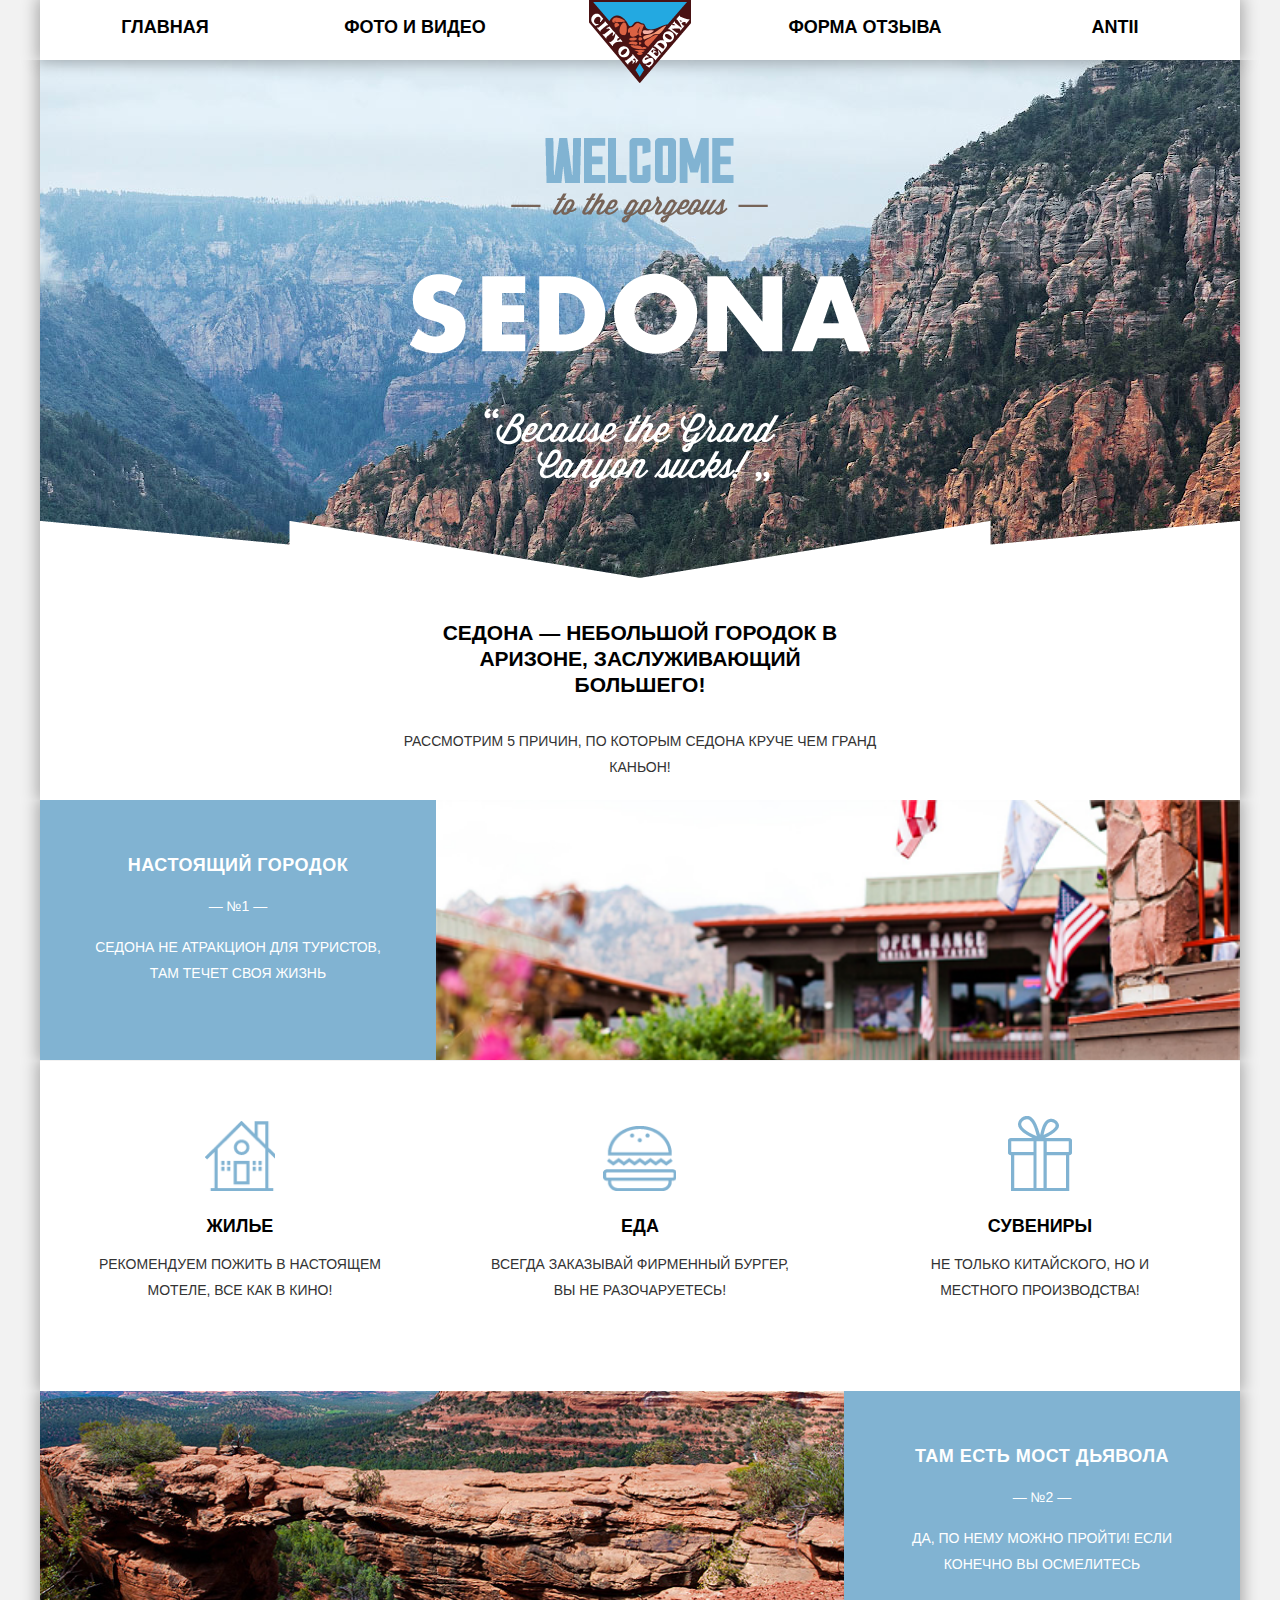
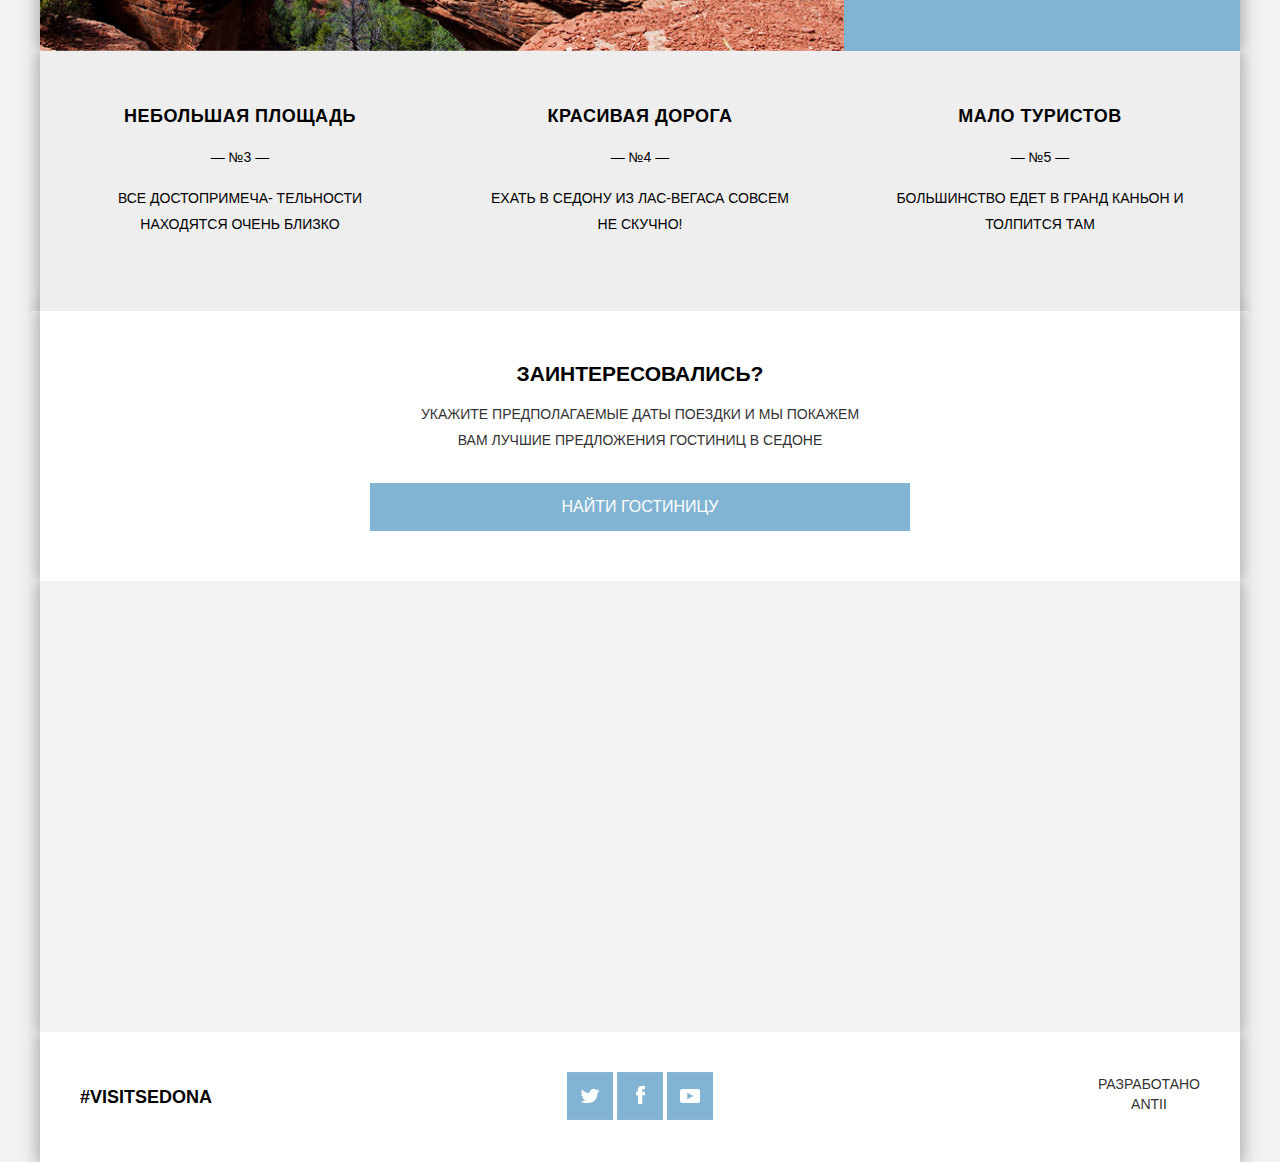
<file: index.html>
<!DOCTYPE html>
<html lang="en">
<head>
    <meta charset="UTF-8">
    <title>Sedona</title>
    <link rel="stylesheet" href="css/style.css">
</head>
<body>
<header class="nav">
    <div class="container">
    <a class="nav__cross"></a>
    <ul class="nav-list">
            <li class="nav-list__nav-element nav-list__nav-element--left"><a href="index.html"><span>Главная</span></a></li>
            <li class="nav-list__nav-element nav-list__nav-element--left"><a href="photo.html"><span>Фото И Видео</span></a></li>
            <li class="nav-list__nav-element nav-list__nav-element--right"><a href="https://github.com/4antii"><span>ANTII</span></a></li>
            <li class="nav-list__nav-element nav-list__nav-element--right"><a href="form.html"><span>Форма отзыва</span></a></li>
        </ul>
        <a class="nav-list__burger"></a>
        <img class="nav__centred-icon" src="images/logotyle-mobile.png" alt="">
    </div>
</header>

<section class="entry-banner">
    <div class="container">
        <div  class="entry-banner__image"></div>
        <h1 class="entry-banner__header">Седона — небольшой городок в Аризоне,
            заслуживающий большего!</h1>
        <h2 class="entry-banner__subheader">Рассмотрим 5 причин, по которым Седона круче чем гранд каньон!</h2>
    </div>
</section>

<section class="solo-feature">
    <div class="container-banner">
        <div class="feature">
            <h1>НАСТОЯЩИЙ ГОРОДОК</h1>
            <p>— №1 —</p>
            <p>СЕДОНА НЕ АТРАКЦИОН ДЛЯ ТУРИСТОВ, ТАМ ТЕЧЕТ СВОЯ ЖИЗНЬ</p>
        </div>
        <div class="solo-feature__image"></div>
    </div>
</section>

<section class="advertisement">
    <div class="advertisement-container">
        <div class="pros">
            <div class="pros__house-image"></div>
            <h1 class="pros__header">Жилье</h1>
            <h2 class="pros__subheader">Рекомендуем пожить в настоящем мотеле, все как в кино!</h2>
        </div>
        <div class="pros">
            <div class="pros__food-image" ></div>
            <h1 class="pros__header">Еда</h1>
            <h2 class="pros__subheader">Всегда заказывай ФИРМЕННЫЙ БУРГЕР, Вы НЕ разочаруетесь!</h2>
        </div>
        <div class="pros">
            <div class="pros__present-image" ></div>
            <h1 class="pros__header">СУВЕНИРЫ</h1>
            <h2 class="pros__subheader">Не только китайского, но и местного производства!</h2>
        </div>
    </div>
</section>

<section class="solo-feature">
    <div class="container">
        <div class="feature feature--right">
            <h1>ТАМ ЕСТЬ Мост дьявола</h1>
            <p>— №2 —</p>
            <p>Да, по нему можно пройти! Если конечно вы осмелитесь</p>
        </div>
        <div class="solo-feature__image solo-feature__image--right solo-feature__image--bridge"></div>
    </div>
</section>

<section class="multiple-features">
        <div class="container">
            <div class="feature feature--fix-width feature--grey">
                <h1 class="feature__black-text">НЕБОЛЬШАЯ ПЛОЩАДЬ</h1>
                <p class="feature__black-text">— №3 —</p>
                <p class="feature__black-text">ВСЕ достопримеча- тельности находятся очень близко</p>
            </div>
            <div class="feature feature--fix-width feature--grey">
                <h1 class="feature__black-text">КРАСИВАЯ ДОРОГА</h1>
                <p class="feature__black-text"> — №4 —</p>
                <p class="feature__black-text">ЕХАТЬ В СЕДОНУ ИЗ ЛАС-ВЕГАСА совсем НЕ СКУЧНО!</p>
            </div>
            <div class="feature feature--fix-width feature--grey">
                <h1 class="feature__black-text">МАЛО ТУРИСТОВ</h1>
                <p class="feature__black-text">— №5 —</p>
                <p class="feature__black-text">Большинство едет в гранд каньон и толпится там</p>
            </div>
        </div>
</section>

<section class="find-hotel">
    <div class="conteiner-find">
        <h1 class="find-hotel__header">ЗАИНТЕРЕСОВАЛИСЬ?</h1>
        <h2 class="find-hotel__subheader">Укажите предполагаемые даты поездки и мы покажем вам лучшие предложения гостиниц в седоне</h2>
        <a href="#" class="find-hotel__find-link">НАЙТИ гостиницу</a>
    </div>
</section>
<div class="map">
    <div class="container-map">
        <iframe src="https://www.google.com/maps/embed?pb=!1m18!1m12!1m3!1d4977461.244723673!2d-115.73814264237211!3d34.34183796898862!2m3!1f0!2f0!3f0!3m2!1i1024!2i768!4f13.1!3m3!1m2!1s0x872da132f942b00d%3A0x5548c523fa6c8efd!2z0KHQtdC00L7QvdCwLCDQkNGA0LjQt9C-0L3QsCA4NjMzNiwg0KHQqNCQ!5e0!3m2!1sru!2sru!4v1522649350000" width="600" height="450" frameborder="0" style="border:none" allowfullscreen></iframe>
    </div>
</div>
<footer class="footer">
    <div class="container-footer">
        <h1 class="footer__header">#VISITSEDONA</h1>
        <div class="footer__social">
            <a class="footer__social-link footer__social-link--twitter" href="#"></a>
            <a class="footer__social-link footer__social-link--facebook" href="#"></a>
            <a class="footer__social-link footer__social-link--youtube" href="#"></a>
        </div>
        <h2 class="footer__subheader">Разработано <br> ANTII</h2>
    </div>
</footer>
</body>
<script src="https://code.jquery.com/jquery-3.3.1.min.js"></script>
<script src="./scripts/burger.js"></script>
</html>
</file>
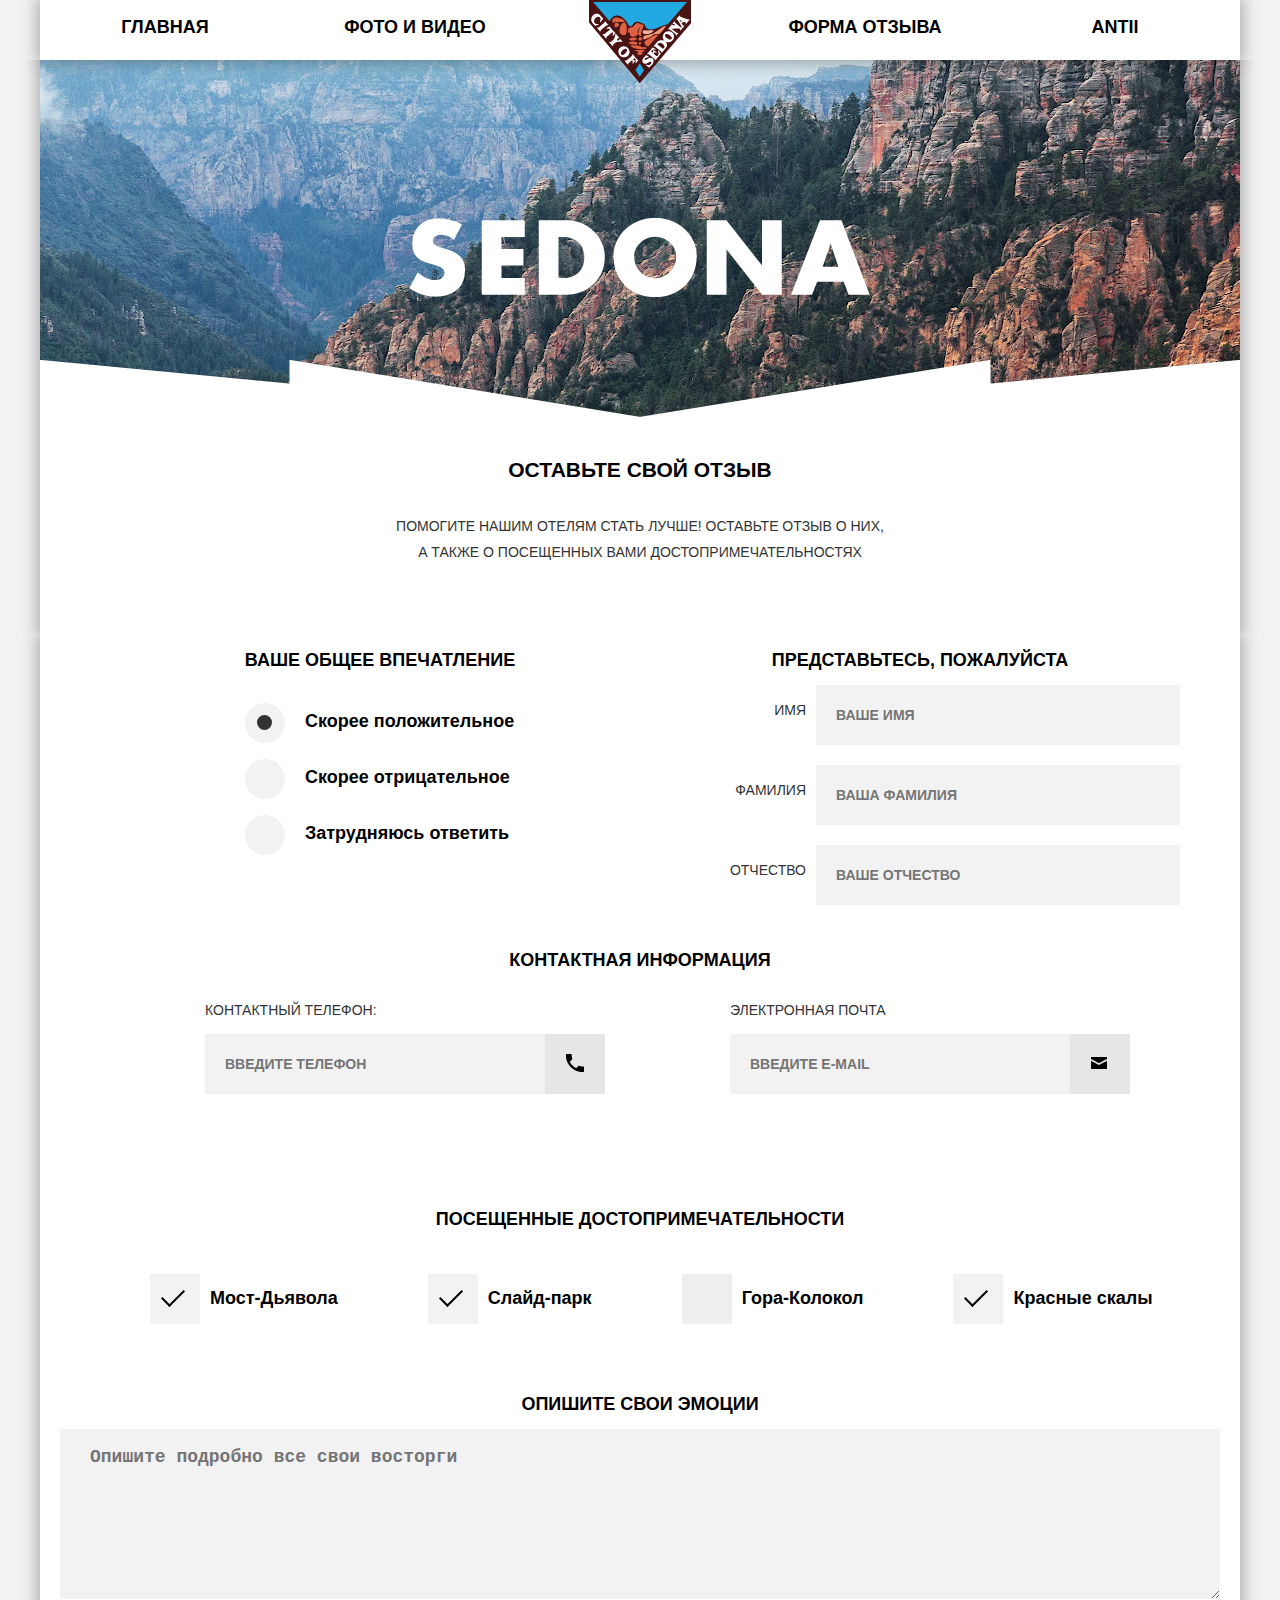
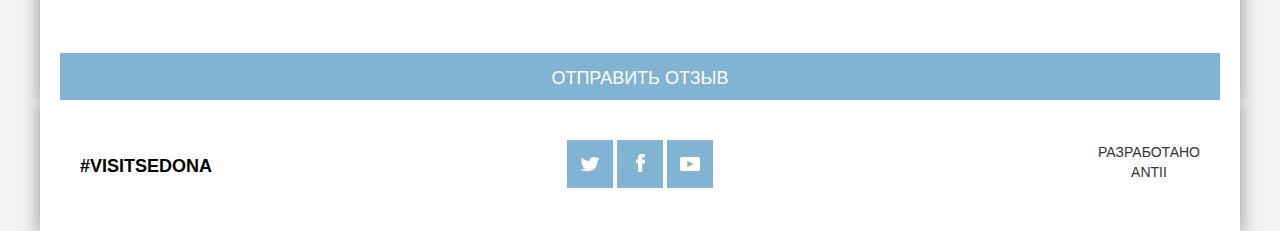
<file: form.html>
<!DOCTYPE html>
<html lang="en">
<head>
    <meta charset="UTF-8">
    <title>Title</title>
    <link rel="stylesheet" href="css/style.css">
</head>
<body>
<header class="nav">
    <div class="container">
        <a class="nav__cross"></a>
        <ul class="nav-list">
            <li class="nav-list__nav-element nav-list__nav-element--left"><a href="index.html"><span>Главная</span></a></li>
            <li class="nav-list__nav-element nav-list__nav-element--left"><a href="photo.html"><span>Фото И Видео</span></a></li>
            <li class="nav-list__nav-element nav-list__nav-element--right"><a href="https://github.com/4antii"><span>ANTII</span></a></li>
            <li class="nav-list__nav-element nav-list__nav-element--right"><a href="form.html"><span>Форма отзыва</span></a></li>
        </ul>
        <a class="nav-list__burger"></a>
        <img class="nav__centred-icon" src="images/logotyle-mobile.png" alt="">
    </div>
</header>
<section class="entry-banner">
    <div class="container container--padding-bottom">
        <div  class="entry-banner__image entry-banner__image--photogallery"></div>
        <h1 class="entry-banner__header">Оставьте свой отзыв</h1>
        <h2 class="entry-banner__subheader">Помогите нашим отелям стать лучше! оставьте отзыв о них, а также о посещенных вами достопримечательностях</h2>
    </div>
</section>
<form action="">
    <div class="container-form">
        <section class="fio">
            <h1 class="form__h1">Представьтесь, пожалуйста</h1>
            <div class="fio__input">
                <input class="typical-input" type="text" placeholder="Ваше имя">
                <span class="form__info-text form__info-text--float-right">Имя</span>
            </div>
            <div class="fio__input">
                <input class="typical-input" type="text" placeholder="Ваша фамилия">
                <span class="form__info-text form__info-text--float-right">Фамилия</span>
            </div>
            <div class="fio__input">
                <input class="typical-input" type="text" placeholder="Ваше отчество">
                <span class="form__info-text form__info-text--float-right">Отчество</span>
            </div>
        </section>

        <section class="contact">
            <h1 class="form__h1">Контактная информация</h1>
            <div class="desktop-left">
                <h2 class="form__info-text">Контактный телефон:</h2>
                <div class="phone">
                    <input type="text" class="typical-input typical-input--without-float typical-input--phone" placeholder="Введите телефон">
                </div>
            </div>
            <div class="desktop-right">
                <h2 class="form__info-text ">Электронная почта</h2>
                <div class="mail">
                    <input type="text" class="typical-input typical-input--without-float typical-input--mail" placeholder="Введите e-mail">
                </div>
            </div>
        </section>

        <section class="radios">
            <h1 class="form__h1 form__h1--tablet">Ваше общее впечатление</h1>
            <div class="radios-wrapper">
                <label class="radio-container"><span class="form__h1 form__h1--not-upper">Скорее положительное</span>
                    <input type="radio" checked="checked" name="radio">
                    <span class="checkmark"></span>
                </label>
                <label class="radio-container"><span class="form__h1 form__h1--not-upper">Скорее отрицательное</span>
                    <input type="radio" name="radio">
                    <span class="checkmark"></span>
                </label>
                <label class="radio-container"><span class="form__h1 form__h1--not-upper">Затрудняюсь ответить</span>
                    <input type="radio" name="radio">
                    <span class="checkmark"></span>
                </label>
            </div>
        </section>

        <section class="checkboxes">
            <h1 class="form__h1">Посещенные достопримечательности</h1>
            <label class="container-checkbox"><span class="form__h1 form__h1--not-upper">Мост-Дьявола</span>
                <input type="checkbox" checked="checked">
                <span class="checkmark-checkbox"></span>
            </label>
            <label class="container-checkbox"><span class="form__h1 form__h1--not-upper">Слайд-парк</span>
                <input type="checkbox" checked="checked">
                <span class="checkmark-checkbox"></span>
            </label>
            <label class="container-checkbox"><span class="form__h1 form__h1--not-upper">Гора-Колокол</span>
                <input type="checkbox">
                <span class="checkmark-checkbox"></span>
            </label>
            <label class="container-checkbox"><span class="form__h1 form__h1--not-upper">Красные скалы</span>
                <input type="checkbox" checked="checked">
                <span class="checkmark-checkbox"></span>
            </label>
        </section>

        <section class="review">
            <h1 class="form__h1">Опишите свои эмоции</h1>
            <textarea placeholder="Опишите подробно все свои восторги"></textarea>
            <button class="submit-button">Отправить отзыв</button>
        </section>
    </div>
</form>
<footer class="footer">
    <div class="container-footer">
        <h1 class="footer__header">#VISITSEDONA</h1>
        <div class="footer__social">
            <a class="footer__social-link footer__social-link--twitter" href="#"></a>
            <a class="footer__social-link footer__social-link--facebook" href="#"></a>
            <a class="footer__social-link footer__social-link--youtube" href="#"></a>
        </div>
        <h2 class="footer__subheader">Разработано <br> ANTII</h2>
    </div>
</footer>
</body>
</html>
</file>
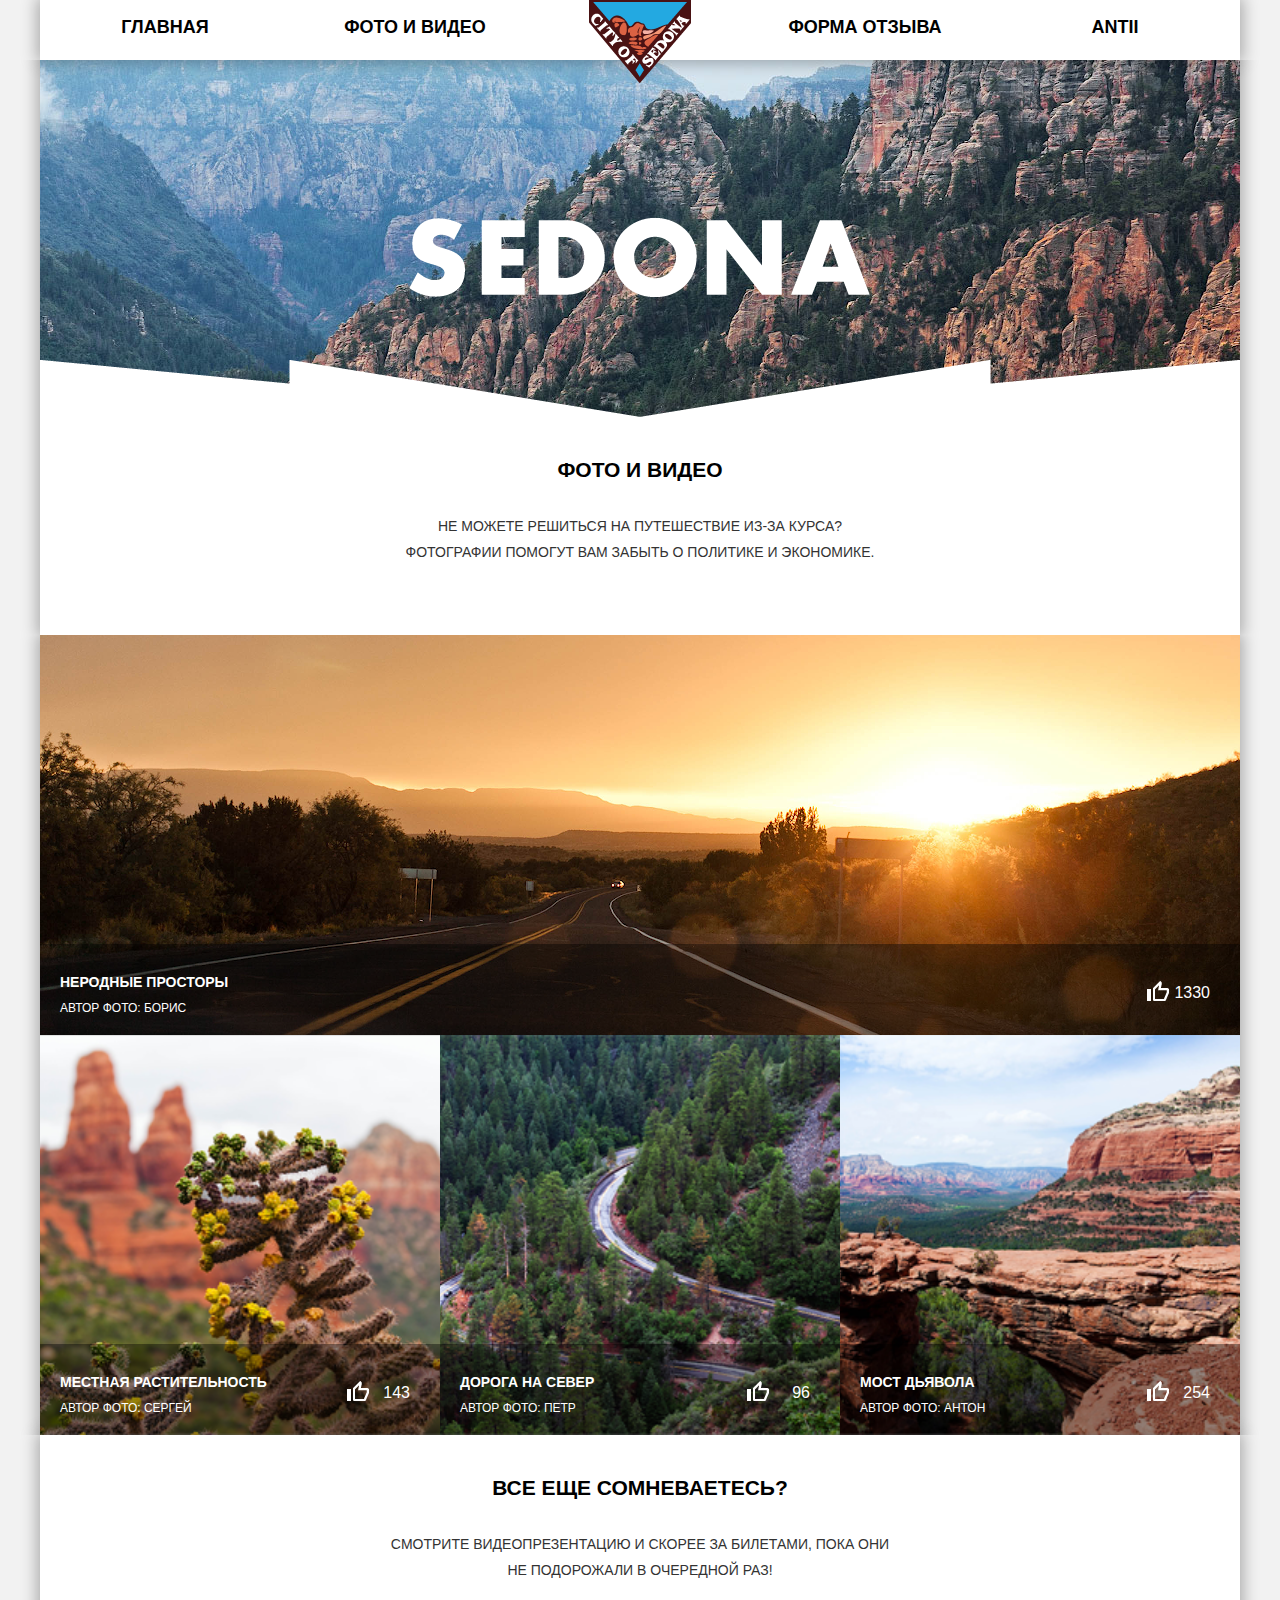
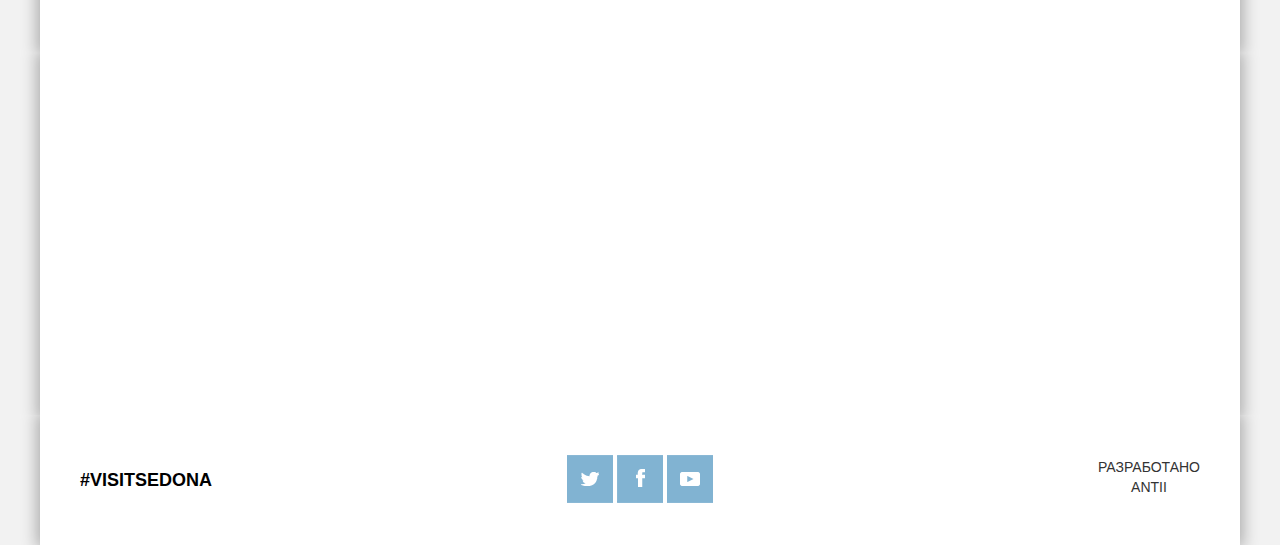
<file: photo.html>
<!DOCTYPE html>
<html lang="en">
<head>
    <meta charset="UTF-8">
    <title>Title</title>
    <link rel="stylesheet" href="css/style.css">
</head>
<body>
<header class="nav">
    <div class="container">
        <a class="nav__cross"></a>
        <ul class="nav-list">
            <li class="nav-list__nav-element nav-list__nav-element--left"><a href="index.html"><span>Главная</span></a></li>
            <li class="nav-list__nav-element nav-list__nav-element--left"><a href="photo.html"><span>Фото И Видео</span></a></li>
            <li class="nav-list__nav-element nav-list__nav-element--right"><a href="https://github.com/4antii"><span>ANTII</span></a></li>
            <li class="nav-list__nav-element nav-list__nav-element--right"><a href="form.html"><span>Форма отзыва</span></a></li>
        </ul>
        <a class="nav-list__burger"></a>
        <img class="nav__centred-icon" src="images/logotyle-mobile.png" alt="">
    </div>
</header>


<section class="entry-banner">
    <div class="container container--padding-bottom">
        <div  class="entry-banner__image entry-banner__image--photogallery"></div>
        <h1 class="entry-banner__header">Фото и видео</h1>
        <h2 class="entry-banner__subheader">Не можете решиться на путешествие из-за курса?
            Фотографии помогут вам забыть о политике и экономике.</h2>
    </div>
</section>

<section class="photogallery">
    <div class="container-photos">
        <div class="photo-card photo-card--large">
            <div class="photo-card__photo--sunshine"></div>
            <div class="photo-card__info">
                <h1>Неродные просторы</h1>
                <h2>Автор фото: Борис</h2>
                <span class="photo-card__like">1330</span>
            </div>
        </div>
        <div class="photo-card">
            <div class="photo-card__small-photo photo-card__small-photo--cactus"></div>
            <div class="photo-card__info">
                <h1>Местная растительность</h1>
                <h2>Автор фото: Сергей</h2>
                <span class="photo-card__like">143</span>
            </div>
        </div>
        <div class="photo-card">
            <div class="photo-card__small-photo photo-card__small-photo--road"></div>
                <div class="photo-card__info">
                    <h1>Дорога на север</h1>
                    <h2>Автор фото: Петр</h2>
                    <span class="photo-card__like">96</span>
                </div>
            </div>

        <div class="photo-card">
            <div class="photo-card__small-photo photo-card__small-photo--bridge"></div>
                <div class="photo-card__info">
                    <h1>Мост дьявола</h1>
                    <h2>Автор фото: Антон</h2>
                    <span class="photo-card__like">254</span>
                </div>
            </div>
        </div>
    </div>
</section>

<section class="entry-banner">
    <div class="container container--padding-bottom">
        <h1 class="entry-banner__header">Все еще сомневаетесь?</h1>
        <h2 class="entry-banner__subheader">Cмотрите видеопрезентацию и скорее за билетами, пока они не подорожали в очередной раз!</h2>
    </div>
</section>

<div class="video">
    <div class="container-video">
        <iframe width="560" height="315" src="https://www.youtube.com/embed/DXhddzYCx0o" frameborder="0" allow="autoplay; encrypted-media" allowfullscreen></iframe>
    </div>
</div>

<footer class="footer">
    <div class="container-footer">
        <h1 class="footer__header">#VISITSEDONA</h1>
        <div class="footer__social">
            <a class="footer__social-link footer__social-link--twitter" href="#"></a>
            <a class="footer__social-link footer__social-link--facebook" href="#"></a>
            <a class="footer__social-link footer__social-link--youtube" href="#"></a>
        </div>
        <h2 class="footer__subheader">Разработано <br> ANTII</h2>
    </div>
</footer>
</body>
</html>
</file>
<file: css/style.css>
.entry-banner__header, .feature h1, .feature__black-text, .pros h1, .find-hotel__header, .footer__header, .photo-card__info h1, .typical-input, .form__h1, textarea, .submit-button {
  color: #000000;
  font-size: 18px;
  text-transform: uppercase;
  line-height: 26px; }

.entry-banner__subheader, .feature p, .pros h2, .find-hotel__subheader, .footer__subheader, .photo-card__info h2, .form__info-text {
  color: #333333;
  font-size: 14px;
  text-transform: uppercase;
  line-height: 26px;
  font-weight: normal; }

.nav {
  position: relative; }

.nav--opened {
  margin-top: 200px; }

.nav__cross {
  display: block;
  width: 23px;
  height: 22px;
  position: absolute;
  right: 20px;
  top: -187px;
  background: url("/images/icon-cross.png");
  z-index: 20;
  cursor: pointer; }

.nav-list {
  list-style: none;
  font-size: 18px;
  margin: 0 auto;
  padding: 0;
  height: auto;
  position: relative;
  min-height: 60px; }

.nav-list__burger {
  background: url("../images/burger.svg");
  position: absolute;
  display: block;
  right: 15px;
  top: 8px;
  width: 30px;
  height: 30px;
  cursor: pointer; }

.nav__centred-icon {
  position: absolute;
  height: 83px;
  width: 102px;
  top: 0;
  left: 50%;
  margin-left: -51px; }

.nav-list__nav-element {
  display: none; }

.nav-list__nav-element--open {
  display: block;
  width: 100%;
  background: #81b3d2;
  text-align: center;
  position: absolute;
  height: 50px;
  top: 0;
  padding-top: 13px;
  box-sizing: border-box;
  cursor: pointer;
  border-bottom: solid 1px #678fa8;
  border-top: solid 1px #9ac2db; }

.nav-list__nav-element--open:nth-child(1n) {
  top: -200px; }

.nav-list__nav-element--open:nth-child(2n) {
  top: -150px; }

.nav-list__nav-element--open:nth-child(3n) {
  top: -100px; }

.nav-list__nav-element--open:nth-child(4n) {
  top: -50px; }

.nav-list__nav-element--open:hover {
  background: #669ec0; }

.nav-list__nav-element--open a {
  color: #ffffff;
  text-decoration: none;
  text-transform: uppercase; }

@media (min-width: 768px) {
  .nav-list__burger {
    display: none; }
  .nav--opened {
    margin-top: 0; }
  .nav-list__nav-element {
    display: inline-block;
    position: static;
    padding-top: 17px;
    width: 165px;
    text-align: center; }
  .nav-list__nav-element--open {
    display: inline-block;
    position: static;
    padding-top: 17px;
    padding-right: 5%;
    padding-left: 5%;
    width: auto;
    background: #ffffff;
    border: none; }
  .nav-list__nav-element a {
    text-decoration: none;
    color: #000000;
    font-weight: bold;
    text-transform: uppercase; }
  .nav-list__nav-element a :hover {
    color: #81b3d2; }
  .nav-list__nav-element--left {
    float: left; }
  .nav-list__nav-element--right {
    float: right; } }

@media (min-width: 1200px) {
  .nav {
    background: #f2f2f2; }
  .container {
    width: 1200px;
    margin: 0 auto;
    background: #ffffff;
    box-shadow: 0px 0px 15px 3px rgba(0, 0, 0, 0.3); }
  .nav-list__nav-element {
    width: 250px; } }

.entry-banner__image {
  background: url("/images/desktop-new.png") top center no-repeat;
  height: 520px;
  width: 100%;
  min-width: 300px;
  border: none; }

.entry-banner__header {
  width: 270px;
  margin: 0 auto;
  text-align: center;
  margin-top: 40px; }

.img {
  border: none; }

.entry-banner__subheader {
  width: 270px;
  margin: 0 auto;
  text-align: center;
  margin-top: 30px;
  margin-bottom: 20px; }

@media (min-width: 768px) {
  .entry-banner__header {
    width: 450px;
    font-size: 21px; }
  .entry-banner__subheader {
    width: 500px; } }

@media (min-width: 1200px) {
  .entry-banner {
    background: #f2f2f2; }
  .container-banner {
    width: 1200px;
    margin: 0 auto;
    padding-bottom: 1px;
    box-shadow: 0px 0px 15px 3px rgba(0, 0, 0, 0.3); }
    .container-banner:before, .container-banner:after {
      content: "";
      display: table; }
    .container-banner:after {
      clear: both; }
  .entry-banner__image {
    width: 1200px; } }

.solo-feature {
  width: 100%;
  background: #81b3d2;
  position: relative; }
  .solo-feature:before, .solo-feature:after {
    content: "";
    display: table; }
  .solo-feature:after {
    clear: both; }

.feature {
  width: 100%;
  color: #ffffff;
  margin: 0 auto;
  text-align: center;
  float: left;
  background: #81b3d2;
  padding-top: 40px;
  padding-bottom: 40px; }

.feature h1 {
  color: #ffffff;
  letter-spacing: 0.5px; }

.feature p {
  color: #ffffff;
  margin-top: 15px; }

.solo-feature__image {
  display: block;
  background: url("/images/photo-city.png") no-repeat center top;
  background-size: cover;
  width: 100%;
  height: 260px;
  float: left; }

.feature--grey {
  background: #eeeeee; }

.feature__black-text {
  color: #000000; }

.feature--grey h1 {
  color: #000000; }

.feature--grey p {
  color: #000000; }

.multiple-features {
  background: #f2f2f2; }

.solo-feature__image--right {
  float: right;
  background: url("/images/photo-bridge.png") no-repeat center top;
  background-size: cover;
  width: 100%;
  height: 260px; }

.multiple-features:before, .multiple-features:after {
  content: "";
  display: table; }

.multiple-features:after {
  clear: both; }

@media (min-width: 768px) {
  .feature {
    width: 33%;
    margin-left: 0;
    margin-right: 0;
    padding-left: 40px;
    padding-right: 40px;
    box-sizing: border-box;
    height: 260px; }
  .feature--fix-width {
    width: 33.3333333%; }
  .solo-feature__image {
    float: left;
    width: 67%;
    display: block; }
  .solo-feature__image--right {
    float: right;
    background: url("/images/photo-bridge.png") no-repeat center top;
    background-size: cover;
    width: 67%;
    height: 260px; }
  .feature--right {
    float: right; } }

@media (min-width: 1200px) {
  .solo-feature {
    background: #f2f2f2;
    overflow: hidden; }
  .container {
    width: 1200px;
    margin: 0 auto; }
    .container:before, .container:after {
      content: "";
      display: table; }
    .container:after {
      clear: both; } }

.advertisement {
  height: 420px;
  padding-top: 10px;
  padding-bottom: 35px; }

.pros {
  width: 280px;
  height: 120px;
  margin: 0 auto;
  position: relative; }

.pros__house-image {
  background: url("/images/icon-house.svg.png") no-repeat;
  width: 40px;
  height: 40px;
  background-size: cover;
  position: absolute;
  left: 0;
  top: 0; }

.pros__food-image {
  background: url("/images/icon-burger.svg.png") no-repeat;
  width: 40px;
  height: 35px;
  background-size: cover;
  position: absolute;
  left: 0;
  top: 0; }

.pros__present-image {
  background: url("/images/icon-gift.svg.png") no-repeat;
  width: 40px;
  height: 46px;
  background-size: cover;
  position: absolute;
  left: 0;
  top: 0; }

.pros h1 {
  margin-left: 50px;
  padding-top: 10px; }

.pros h2 {
  width: 235px;
  margin-left: 50px; }

@media (min-width: 768px) {
  .advertisement {
    height: 320px;
    padding: 0;
    padding-bottom: 10px; }
  .pros__house-image {
    width: 70px;
    height: 70px;
    margin: 0 auto;
    display: block;
    position: static;
    margin-top: 60px; }
  .pros__food-image {
    width: 73px;
    height: 65px;
    margin: 0 auto;
    display: block;
    position: static;
    margin-top: 65px; }
  .pros__present-image {
    width: 64px;
    height: 75px;
    margin: 0 auto;
    display: block;
    position: static;
    margin-top: 55px; }
  .pros {
    width: 33.3333%;
    float: left;
    height: 330px; }
  .pros h1 {
    text-align: center;
    margin-left: 0; }
  .pros h2 {
    text-align: center;
    margin-left: 0;
    width: auto;
    padding: 0 50px; } }

@media (min-width: 1200px) {
  .advertisement {
    background: #f2f2f2; }
  .pros {
    background: #ffffff; }
  .advertisement-container {
    width: 1200px;
    margin: 0 auto;
    box-shadow: 0px 0px 15px 3px rgba(0, 0, 0, 0.3); }
    .advertisement-container:before, .advertisement-container:after {
      content: "";
      display: table; }
    .advertisement-container:after {
      clear: both; } }

.map {
  background: #f2f2f2; }

.map iframe {
  width: 100%;
  margin: 0;
  padding: 0; }

@media (min-width: 1200px) {
  .map {
    overflow: hidden; }
  .container-map {
    width: 1200px;
    margin: 0 auto;
    box-shadow: 0px 0px 15px 3px rgba(0, 0, 0, 0.3); } }

.find-hotel {
  text-align: center; }

.find-hotel__header {
  font-size: 21px;
  padding-top: 50px;
  margin-top: 0; }

.find-hotel__subheader {
  padding-right: 20px;
  padding-left: 20px;
  margin-top: 30px;
  padding-bottom: 30px; }

.find-hotel__find-link {
  width: 280px;
  text-decoration: none;
  margin: 0 auto;
  color: #ffffff;
  background: #81b3d2;
  text-transform: uppercase;
  padding: 15px 45px;
  display: block; }

.find-hotel__find-link:hover {
  background: #669ec0; }

.conteiner-find {
  padding-bottom: 50px; }

@media (min-width: 768px) {
  .find-hotel__subheader {
    width: 450px;
    margin: 0 auto; }
  .find-hotel__find-link {
    width: 450px; } }

@media (min-width: 1200px) {
  .find-hotel {
    background: #f2f2f2; }
  .conteiner-find {
    background: #ffffff;
    width: 1200px;
    margin: 0 auto;
    box-shadow: 0px 0px 15px 3px rgba(0, 0, 0, 0.3); } }

.footer {
  position: relative; }
  .footer:before, .footer:after {
    content: "";
    display: table; }
  .footer:after {
    clear: both; }

.footer__social {
  width: 100%;
  float: left;
  text-align: center;
  margin-top: 20px; }

.footer__social-link {
  background-size: cover;
  width: 46px;
  height: 48px;
  display: inline-block; }

.footer__social-link--twitter {
  background: url("/images/social-twitter.png"); }

.footer__social-link--facebook {
  background: url("/images/social-fb.png"); }

.footer__social-link--youtube {
  background: url("/images/social-youtube.png"); }

.footer__header {
  float: left;
  width: 100%;
  text-align: center;
  padding-top: 40px; }

.footer__subheader {
  float: right;
  width: 100%;
  text-align: center;
  padding-top: 15px; }

@media (min-width: 768px) {
  .footer__social {
    margin-right: 200px;
    position: absolute;
    top: 20px; }
  .footer__header {
    width: auto;
    padding-bottom: 40px;
    padding-left: 40px; }
  .footer__subheader {
    width: auto;
    padding-right: 40px;
    padding-top: 30px;
    line-height: 20px; } }

@media (min-width: 1200px) {
  .footer {
    background: #f2f2f2;
    margin-top: -3px;
    overflow: hidden; }
  .container-footer {
    width: 1200px;
    margin: 0 auto;
    background: #ffffff;
    box-shadow: 0px 0px 15px 3px rgba(0, 0, 0, 0.3); }
    .container-footer:before, .container-footer:after {
      content: "";
      display: table; }
    .container-footer:after {
      clear: both; }
  .footer__social {
    position: absolute;
    display: block;
    width: 300px;
    left: 50%;
    margin-left: -150px; } }

.entry-banner__image--photogallery {
  background: url("../images/photo-bg.png") center top no-repeat;
  height: 357px; }

.photogallery:before, .photogallery:after {
  content: "";
  display: table; }

.photogallery:after {
  clear: both; }

.container--padding-bottom {
  padding-bottom: 50px; }

.photo-card {
  width: 100%;
  box-sizing: border-box;
  padding: 0 20px;
  margin-bottom: 30px; }

.photo-card__info h1 {
  font-size: 14px;
  margin: 0;
  margin-top: 20px; }

.photo-card__info h2 {
  padding: 0;
  font-size: 12px; }

.photo-card__like {
  margin-left: 35px; }

.photo-card__like::before {
  position: absolute;
  display: block;
  width: 23px;
  height: 20px;
  content: "";
  background: url("../images/like-icon.png");
  margin-left: 7px;
  margin-top: -3px;
  z-index: 600; }

.photo-card__photo--sunshine {
  background: url("../images/photo-1-desktop.png") center no-repeat;
  background-size: cover;
  height: 280px; }

.photo-card__small-photo--cactus {
  background: url("../images/photo-2-desktop.png") center no-repeat;
  background-size: cover;
  height: 280px; }

.photo-card__small-photo--road {
  background: url("../images/photo-3-desktop.png") center no-repeat;
  background-size: cover;
  height: 280px; }

.photo-card__small-photo--bridge {
  background: url("../images/photo-4-desktop.png") center no-repeat;
  background-size: cover;
  height: 280px; }

.container-video iframe {
  margin: 0 auto;
  display: block;
  width: 100%;
  margin-bottom: 50px; }

@media (min-width: 768px) {
  .photo-card {
    width: 50%;
    float: left;
    padding: 0; }
  .photo-card--large {
    width: 100%; }
  .container-photos {
    padding: 0 60px; }
  .photo-card__photo--sunshine {
    height: 400px; }
  .photo-card__small-photo--cactus {
    height: 400px; }
  .photo-card__small-photo--road {
    height: 400px; }
  .photo-card__small-photo--bridge {
    height: 400px; }
  .photo-card__info {
    position: relative; }
  .photo-card__like {
    position: absolute;
    right: 20px;
    top: 5px; }
  .photo-card__like::before {
    right: 40px; }
  .container-video iframe {
    margin: 0 auto;
    display: block;
    width: 700px;
    padding-bottom: 50px; } }

@media (min-width: 1200px) {
  .photogallery {
    background: #f2f2f2;
    overflow: hidden; }
    .photogallery:before, .photogallery:after {
      content: "";
      display: table; }
    .photogallery:after {
      clear: both; }
  .container-photos {
    width: 1200px;
    margin: 0 auto;
    padding: 0;
    box-shadow: 0px 0px 15px 3px rgba(0, 0, 0, 0.3); }
    .container-photos:before, .container-photos:after {
      content: "";
      display: table; }
    .container-photos:after {
      clear: both; }
  .photo-card {
    width: 33.333%;
    position: relative;
    margin-bottom: 0px; }
  .photo-card--large {
    width: 100%;
    margin-bottom: 0px; }
  .photo-card__info {
    position: absolute;
    display: block;
    width: 100%;
    top: 309px;
    left: 0;
    color: #ffffff;
    background: rgba(0, 0, 0, 0.4);
    padding: 5px 20px;
    box-sizing: border-box; }
  .photo-card__info h1 {
    color: #ffffff; }
  .photo-card__info h2 {
    color: #ffffff;
    margin-top: 0; }
  .photo-card__like {
    right: 30px;
    top: 40px; }
  .photo-card__like::before {
    background: url("../images/like-icon-white.png"); }
  .video {
    background: #f2f2f2;
    overflow: hidden; }
  .container-video {
    width: 1200px;
    margin: 0 auto;
    background: #ffffff;
    box-shadow: 0px 0px 15px 3px rgba(0, 0, 0, 0.3); } }

.radio-container {
  display: block;
  position: relative;
  padding-left: 60px;
  padding-top: 4px;
  margin-bottom: 25px;
  cursor: pointer;
  font-size: 22px;
  -webkit-user-select: none;
  -moz-user-select: none;
  -ms-user-select: none;
  user-select: none; }

.radio-container input {
  position: absolute;
  opacity: 0; }

.checkmark {
  position: absolute;
  top: 0;
  left: 0;
  height: 40px;
  width: 40px;
  background-color: #f2f2f2;
  border-radius: 50%; }

.radio-container:hover input ~ .checkmark {
  background-color: #f2f2f2; }

.radio-container input:checked ~ .checkmark {
  background-color: #f2f2f2; }

.checkmark:after {
  content: "";
  position: absolute;
  display: none; }

.radio-container input:checked ~ .checkmark:after {
  display: block; }

.radio-container .checkmark:after {
  top: 12px;
  left: 12px;
  width: 15px;
  height: 15px;
  border-radius: 50%;
  background: #333333; }

.container-checkbox {
  display: block;
  position: relative;
  padding-left: 60px;
  margin-bottom: 30px;
  cursor: pointer;
  font-size: 22px;
  padding-top: 10px;
  -webkit-user-select: none;
  -moz-user-select: none;
  -ms-user-select: none;
  user-select: none; }

.container-checkbox input {
  position: absolute;
  opacity: 0;
  cursor: pointer; }

.checkmark-checkbox {
  position: absolute;
  top: 0;
  left: 0;
  height: 50px;
  width: 50px;
  background-color: #eee; }

.container-checkbox :hover input ~ .checkmark-checkbox {
  background-color: #ccc; }

.container-checkbox input:checked ~ .checkmark-checkbox {
  background-color: #f2f2f2; }

.checkmark-checkbox:after {
  content: "";
  position: absolute;
  display: none; }

.container-checkbox input:checked ~ .checkmark-checkbox:after {
  display: block; }

.container-checkbox .checkmark-checkbox:after {
  left: 17px;
  top: 10px;
  width: 10px;
  height: 20px;
  border: solid black;
  border-width: 0 2.5px 2.5px 0;
  -webkit-transform: rotate(45deg);
  -ms-transform: rotate(45deg);
  transform: rotate(45deg); }

form {
  position: relative; }

.fio {
  padding: 0 20px; }

.contact {
  padding: 0 20px;
  margin-top: 50px; }

.radios {
  padding: 0 20px;
  margin-top: 50px; }

.checkboxes {
  padding: 0 20px;
  margin-top: 50px; }

.review {
  padding: 0 20px;
  margin-top: 50px; }

.typical-input {
  height: 60px;
  background: #f2f2f2;
  border: none;
  float: right;
  width: 70%;
  font-size: 14px;
  color: #000000;
  padding-left: 20px;
  box-sizing: border-box;
  font-weight: bold; }

.typical-input--without-float {
  float: none;
  width: 100%; }

.fio__input {
  margin-bottom: 20px; }
  .fio__input:before, .fio__input:after {
    content: "";
    display: table; }
  .fio__input:after {
    clear: both; }

.form__h1 {
  font-weight: bold;
  text-align: center; }

.form__info-text--float-right {
  float: right;
  margin-right: 10px;
  margin-top: 12px; }

.form__h1--not-upper {
  text-transform: none; }

textarea {
  width: 100%;
  background: #f2f2f2;
  border: none;
  box-sizing: border-box;
  padding-left: 30px;
  padding-top: 15px;
  min-height: 170px;
  font-weight: bold;
  text-transform: none;
  margin-bottom: 50px; }

.submit-button {
  width: 100%;
  border: none;
  height: 50px;
  background: #81b3d2;
  color: #ffffff; }

.phone, .mail {
  position: relative; }

.phone::before {
  width: 60px;
  height: 60px;
  background: url("../images/phone.png");
  content: "";
  display: block;
  position: absolute;
  right: 0;
  top: 0; }

.mail::before {
  width: 60px;
  height: 60px;
  background: url("../images/Mail.png");
  content: "";
  display: block;
  position: absolute;
  right: 0;
  top: 0; }

@media (min-width: 768px) {
  .fio {
    width: 50%;
    float: right;
    padding-right: 60px;
    box-sizing: border-box; }
  .contact {
    padding-top: 300px;
    margin-top: 0;
    padding-left: 40px;
    padding-right: 40px; }
  .radios {
    width: 50%;
    position: absolute;
    top: 0;
    left: 60px;
    margin-top: 0;
    float: left;
    box-sizing: border-box; }
  .radios-wrapper {
    margin: 0 auto;
    width: 270px;
    margin-top: 30px; }
  .container-checkbox {
    float: left;
    margin-left: 90px;
    margin-top: 30px; }
  .checkboxes:before, .checkboxes:after {
    content: "";
    display: table; }
  .checkboxes:after {
    clear: both; } }

@media (min-width: 1200px) {
  form {
    background: #f2f2f2;
    overflow: hidden; }
  .desktop-left, .desktop-right {
    width: 400px;
    float: left;
    margin-left: 125px; }
  .contact {
    padding-bottom: 50px; }
    .contact:before, .contact:after {
      content: "";
      display: table; }
    .contact:after {
      clear: both; }
  .container-form {
    width: 1200px;
    margin: 0 auto;
    background: #ffffff;
    box-shadow: 0px 0px 15px 3px rgba(0, 0, 0, 0.3); } }

body {
  padding: 0;
  margin: 0;
  font-family: "PT Sans", sans-serif; }

section {
  padding: 0;
  margin: 0; }
</file>
